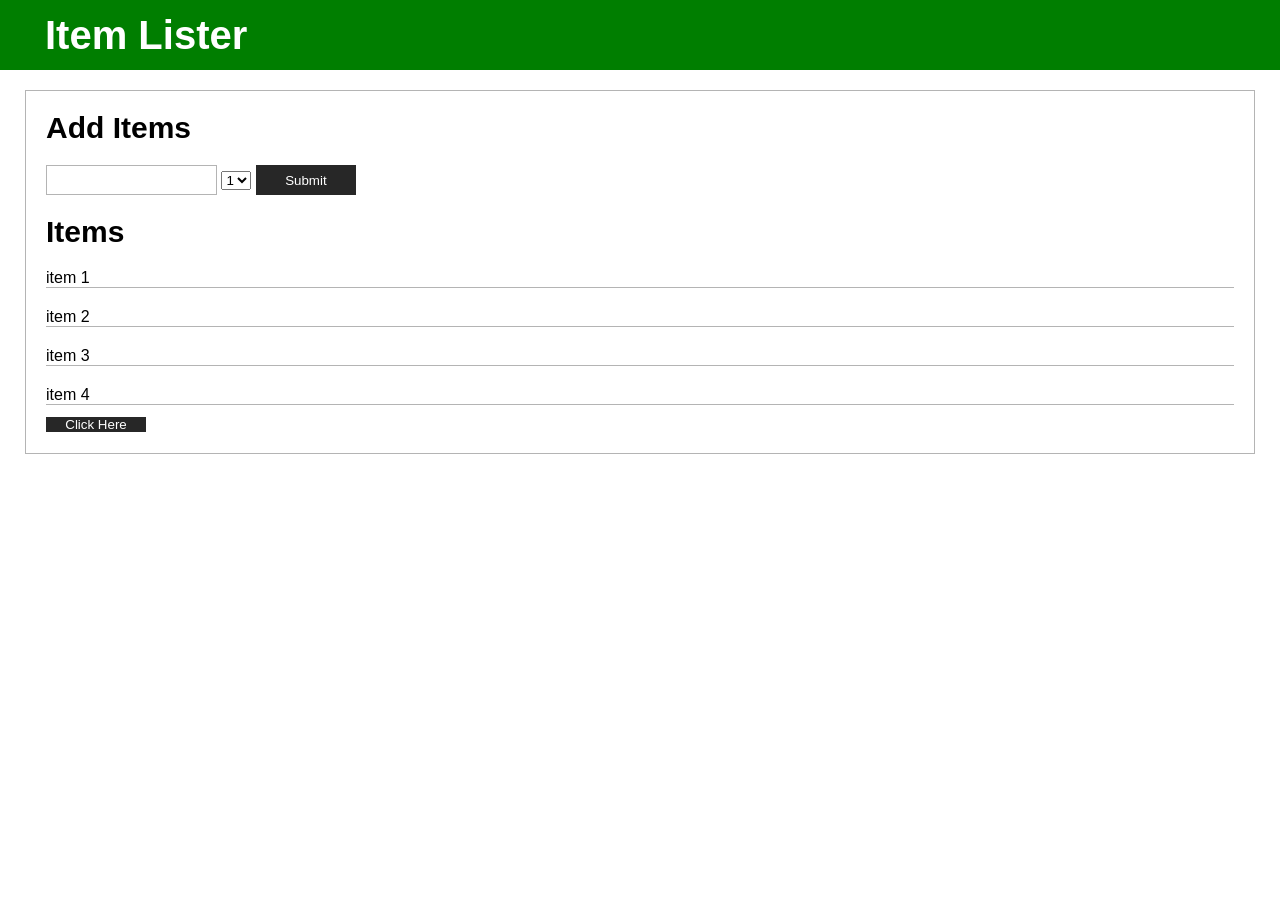
<file: JS-crash-course/index.html>
<!DOCTYPE html>
<html lang="en">

<head>
    <meta charset="UTF-8" />
    <meta name="viewport" content="width=device-width, initial-scale=1.0" />
    <meta http-equiv="X-UA-Compatible" content="ie=edge" />
    <title>JS For Beginners</title>
    <link rel="stylesheet" href="style.css">
</head>

<body>
    <header id="main-header" class="bg-success">
    <div class="container">
      <h1 id="header-title">Item Lister <span style="display: none;">123</span></h1>
    </div> <!-- container-->
  </header>

  <div class="container">
    <div id="main" class="card card-body">

      <h2 class="title">Add Items</h2>

      <form>
        <input type="text">
        <select>
          <option value="1">1</option>
          <option value="2">2</option>
          <option value="3">3</option>

        </select>
        <input type="submit" class="btn" value="Submit">
      </form>

      <h2 class="title">Items</h2>

      <ul id="items" class="list-group">
        <li class="list-group-item">item 1</li>
        <li class="list-group-item">item 2</li>
        <li class="list-group-item">item 3</li>
        <li class="list-group-item">item 4</li>
      </ul>
      <div id="output"></div>
      <!-- <span>next sibling example</span> -->
       <button class="btn btn-dark btn-block" id="button">Click Here</button>
    </div> <!-- main -- card -- card-body -->
  </div> <!-- container -->

    <script src="script.js"></script>
</body>

</html>
</file>
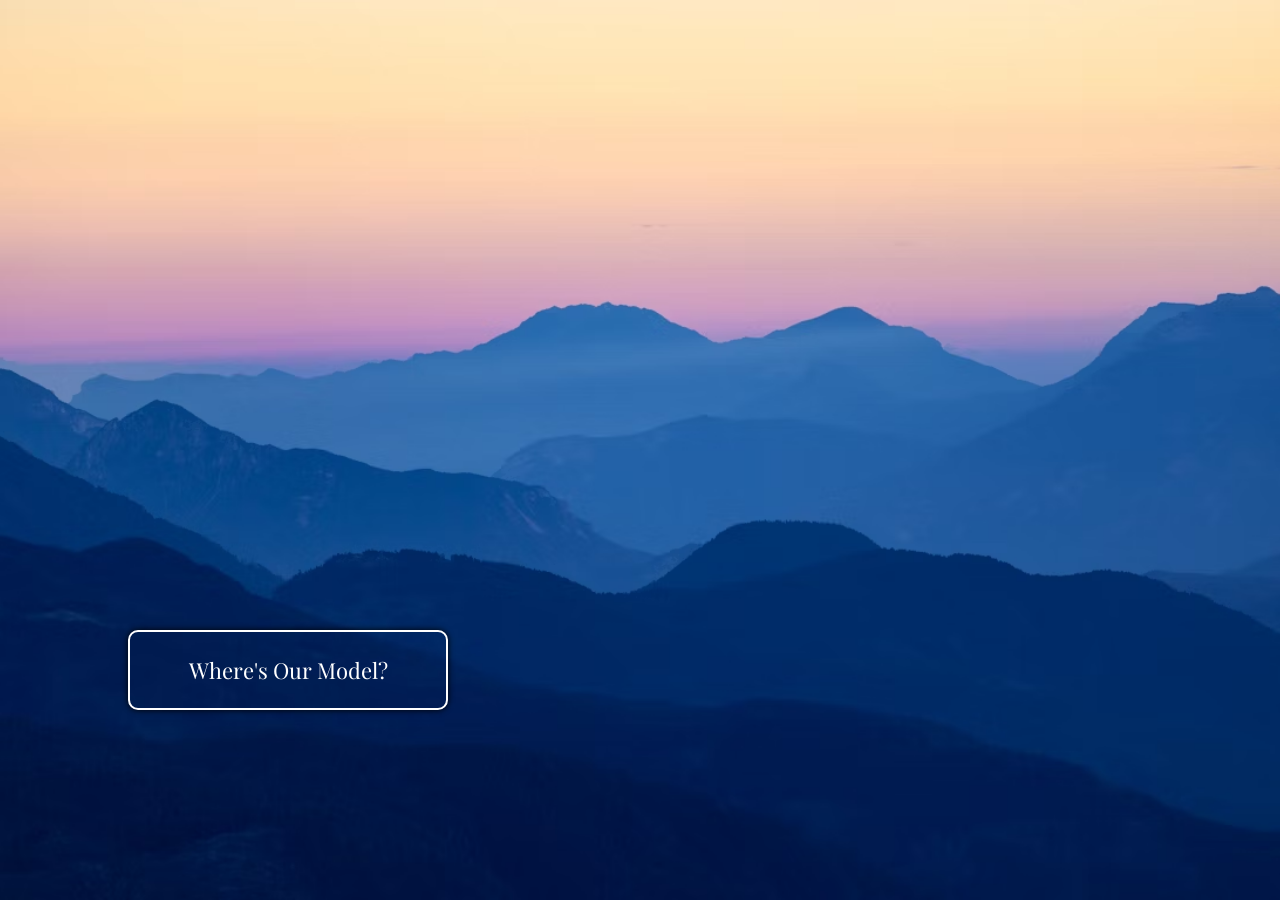
<file: Model/index.html>
<!DOCTYPE html>
<html lang="en">
<head>
    <meta charset="UTF-8">
    <meta name="viewport" content="width=device-width, initial-scale=1.0">
    <title>Model Open Button</title>
    <link rel="stylesheet" href="model.css"/>
    <link rel="preconnect" href="https://fonts.googleapis.com">
    <link rel="preconnect" href="https://fonts.gstatic.com" crossorigin>
    <link href="https://fonts.googleapis.com/css2?family=Bitcount+Prop+Single+Ink:wght@100..900&family=Google+Sans+Code:ital,wght@0,300..800;1,300..800&family=Inter:ital,opsz,wght@0,14..32,100..900;1,14..32,100..900&family=Libertinus+Serif:ital,wght@0,400;0,600;0,700;1,400;1,600;1,700&family=Mozilla+Headline:wght@200..700&family=Orbitron:wght@400..900&family=Outfit:wght@100..900&family=Playfair+Display:ital,wght@0,400..900;1,400..900&family=Poppins:ital,wght@0,100;0,200;0,300;0,400;0,500;0,600;0,700;0,800;0,900;1,100;1,200;1,300;1,400;1,500;1,600;1,700;1,800;1,900&family=Share+Tech+Mono&display=swap" rel="stylesheet">
</head>
<body>
    
    <button id="open-btn">
       <p>Where's Our Model?</p>
    </button>
    <!--Model and Model Background-->
    <div id="model-container">
        <div id="model">
            <p>Here, I am!</p>
            <div id="close-btn">&times;</div>
        </div>
    </div>

    <script src="model.js"></script>
</body>
</html>
</file>
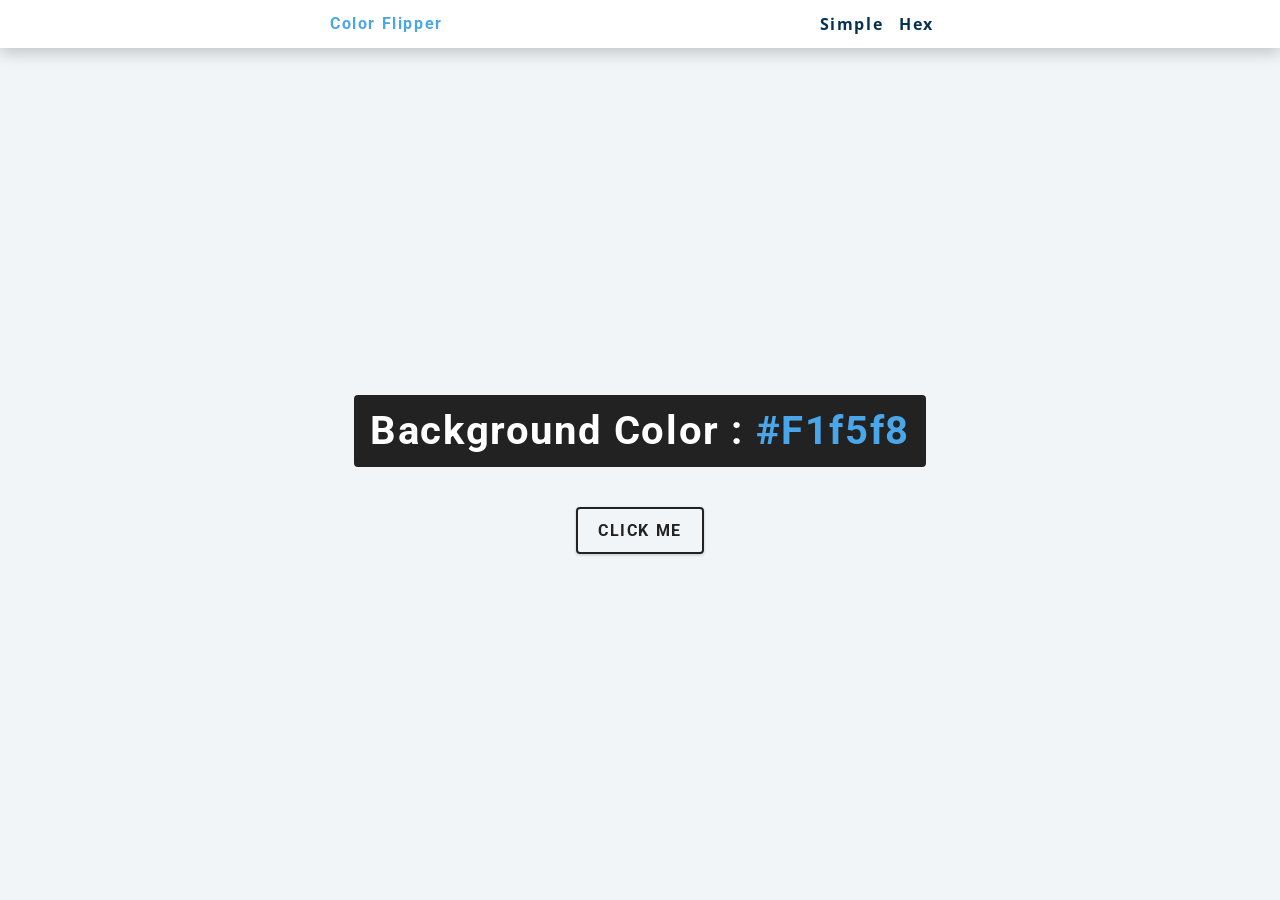
<file: 01-color-flipper/setup/index.html>
<!DOCTYPE html>
<html lang="en">
  <head>
    <meta charset="UTF-8" />
    <meta name="viewport" content="width=device-width, initial-scale=1.0" />
    <title>Color Flipper || Simple</title>

    <!-- styles -->
    <link rel="stylesheet" href="styles.css" />
  </head>
  <body>
     <nav>
        <div class="nav-center">
          <h4>color flipper</h4>
           <ul class="nav-links">
            <li>
              <a href="index.html">Simple</a>
            </li>
            <li>
              <a href="hex.html">Hex</a>
            </li>
           </ul>
        </div>
     </nav>
     <main>
      <div class="container">
        <h2>background color : <span class="color">
           #f1f5f8
        </span></h2>
        <button class="btn btn-hero" id="btn">click me</button>
      </div>
     </main>
    <!-- javascript -->
    <script src="app.js"></script>
  </body>
</html>
</file>
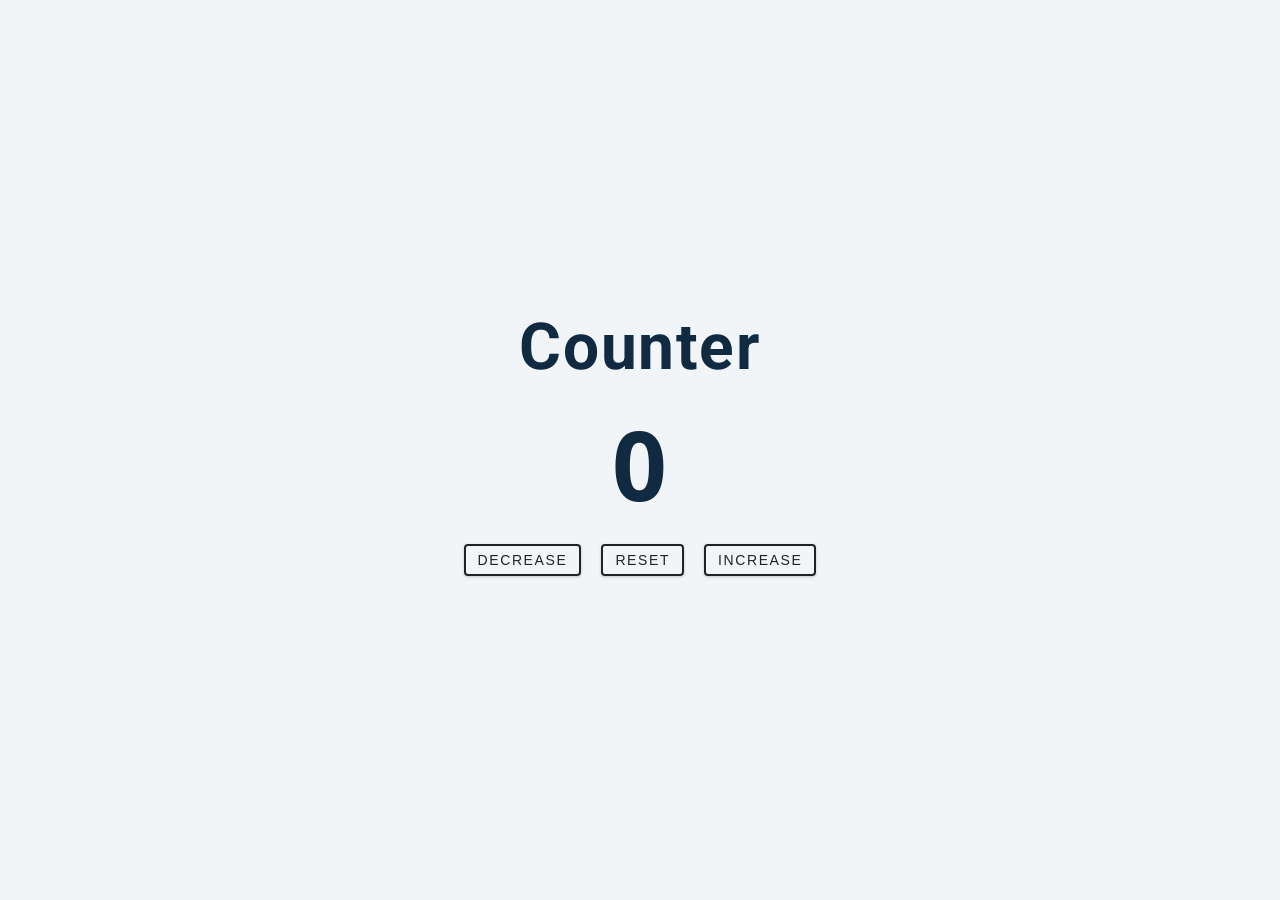
<file: 02-counter/setup/index.html>
<!DOCTYPE html>
<html lang="en">
  <head>
    <meta charset="UTF-8" />
    <meta name="viewport" content="width=device-width, initial-scale=1.0" />
    <title>Counter</title>

    <!-- styles -->
    <link rel="stylesheet" href="styles.css" />
  </head>
  <body>
    <main>
      <div class="container">
        <h1>
          counter
        </h1>
        <span id="value">0</span>
        <div class="button-container">
          <button class="btn decrease">decrease</button>
          <button class="btn reset">reset</button>
          <button class="btn increase">increase</button>
        </div>
      </div>
    </main>
    <!-- javascript -->
    <script src="app.js"></script>
  </body>
</html>
</file>
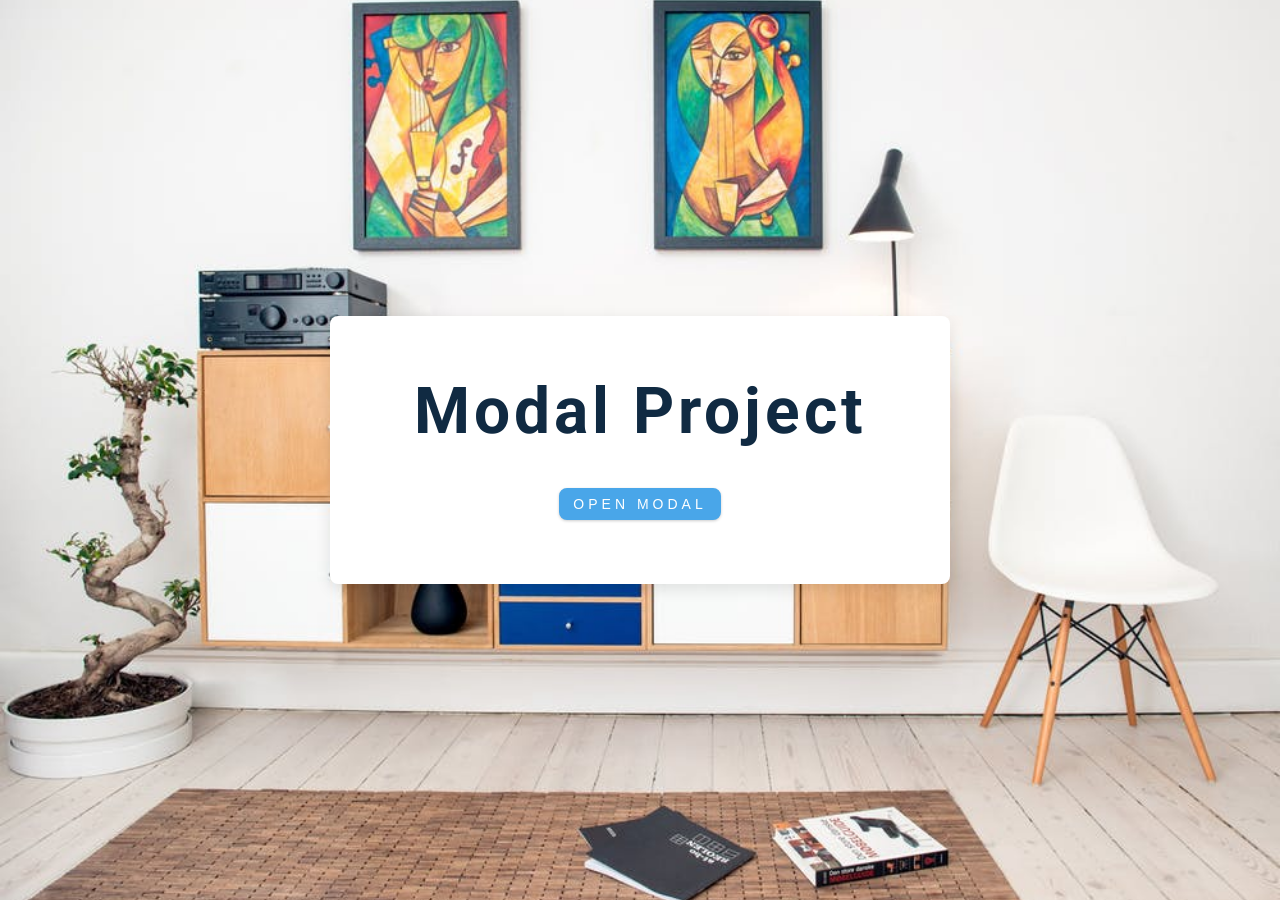
<file: 06-modal/setup/index.html>
<!DOCTYPE html>
<html lang="en">
  <head>
    <meta charset="UTF-8" />
    <meta name="viewport" content="width=device-width, initial-scale=1.0" />
    <title>Modal</title>
    <!-- font-awesome -->
    <link
      rel="stylesheet"
      href="https://cdnjs.cloudflare.com/ajax/libs/font-awesome/5.14.0/css/all.min.css"
    />
    <!-- styles -->
    <link rel="stylesheet" href="styles.css" />
  </head>
  <body>
    <!--hero-->
    <header class="hero">
      <div class="banner">
        <h1>modal project</h1>
        <button class="btn modal-btn">
          open modal
        </button>
      </div>
    </header>
    <!--end of hero-->
    <!--modal-->
    <div class="modal-overlay">
      <div class="modal-container">
        <h3>modal content</h3>
        <button class="close-btn">
          <i class="fas fa-times"></i>
        </button>
      </div>
    </div>
    <!-- javascript -->
    <script src="app.js"></script>
  </body>
</html>
</file>
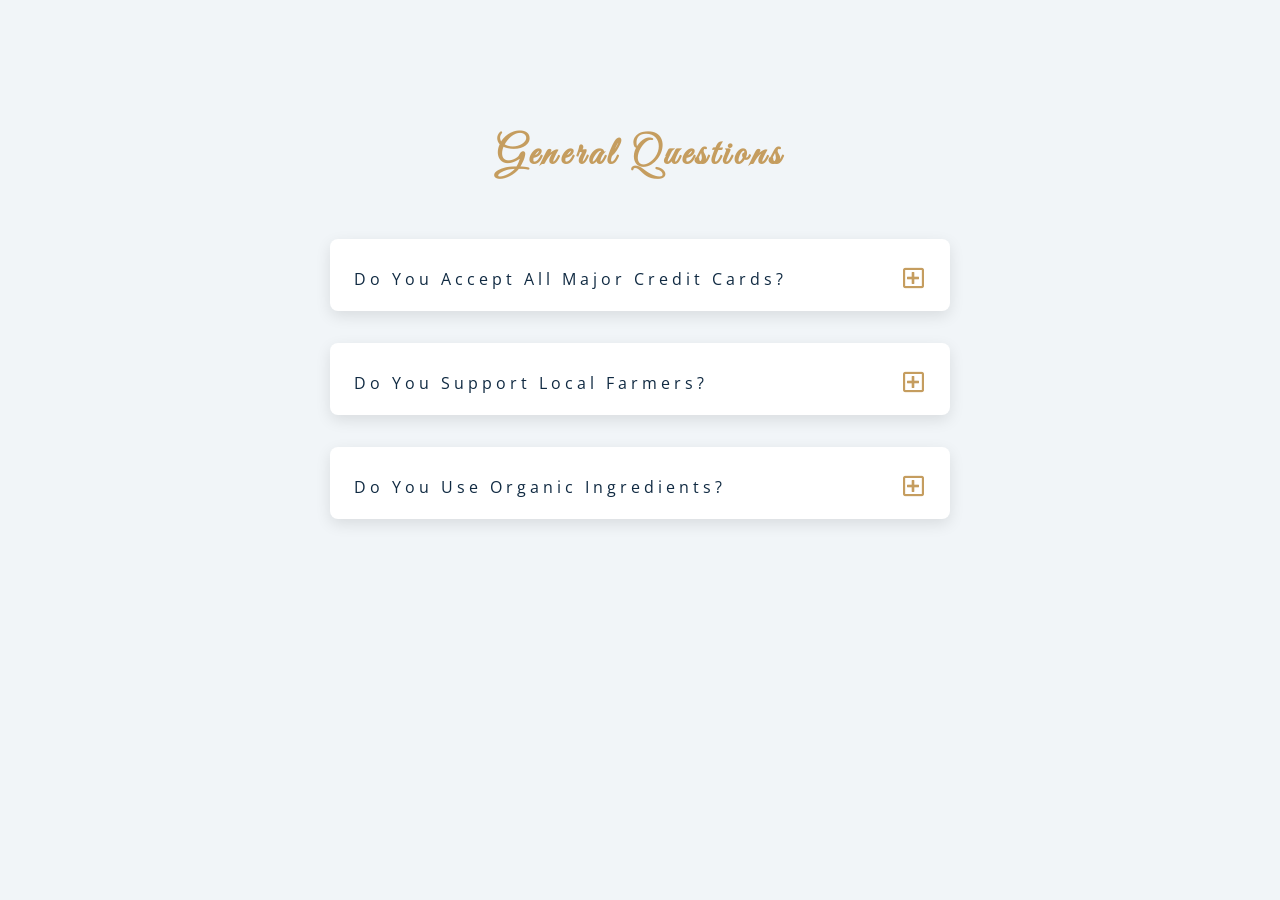
<file: 07-questions/setup/index.html>
<!DOCTYPE html>
<html lang="en">

<head>
  <meta charset="UTF-8" />
  <meta name="viewport" content="width=device-width, initial-scale=1.0" />
  <title>Q & A</title>
  <!-- font-awesome -->
  <link rel="stylesheet" href="https://cdnjs.cloudflare.com/ajax/libs/font-awesome/5.14.0/css/all.min.css" />
  <!-- extra fonts -->
  <link href="https://fonts.googleapis.com/css?family=Great+Vibes&display=swap" rel="stylesheet" />
  <!-- styles -->
  <link rel="stylesheet" href="styles.css" />
</head>

<body>
  <section class="questions">
    <div class="title">
      <h2>general questions</h2>
    </div>
    <div class="section-center">
      <!--single question-->
      <article class="question">
        <div class="question-title">
          <p>do you accept all major credit cards?</p>
          <button type="button" class="question-btn">
            <span class="plus-icon">
              <i class="far fa-plus-square"></i>
            </span>
            <span class="minus-icon">
              <i class="far fa-minus-square"></i>
            </span>
          </button>
        </div>
        <!--question text-->
        <div class="question-text">
          <p>
            lorem ipsum dolor, sit amet consectetur
            adipisicing elit. provident obcaecati nisi ametu llam,rationel omnis accusamus
            quam tempora .expliciabo, quasi!
          </p>
        </div>
      </article>

      <!--end single question-->
      <!--single question-->
      <article class="question">
        <div class="question-title">
          <p>do you support local farmers?</p>
          <button type="button" class="question-btn">
            <span class="plus-icon">
              <i class="far fa-plus-square"></i>
            </span>
            <span class="minus-icon">
              <i class="far fa-minus-square"></i>
            </span>
          </button>
        </div>
        <!--question text-->
        <div class="question-text">
          <p>
            lorem ipsum dolor, sit amet consectetur
            adipisicing elit. provident obcaecati nisi ametu llam,rationel omnis accusamus
            quam tempora .expliciabo, quasi!
          </p>
        </div>
      </article>

      <!--end single question-->
      <!--single question-->
      <article class="question">
        <div class="question-title">
          <p>do you use organic ingredients?</p>
          <button type="button" class="question-btn">
            <span class="plus-icon">
              <i class="far fa-plus-square"></i>
            </span>
            <span class="minus-icon">
              <i class="far fa-minus-square"></i>
            </span>
          </button>
        </div>
        <!--question text-->
        <div class="question-text">
          <p>
            lorem ipsum dolor, sit amet consectetur
            adipisicing elit. provident obcaecati nisi ametu llam,rationel omnis accusamus
            quam tempora .expliciabo, quasi!
          </p>
        </div>
      </article>

      <!--end single question-->
    </div>
  </section>
  <!-- javascript -->
  <script src="app.js"></script>
</body>

</html>
</file>
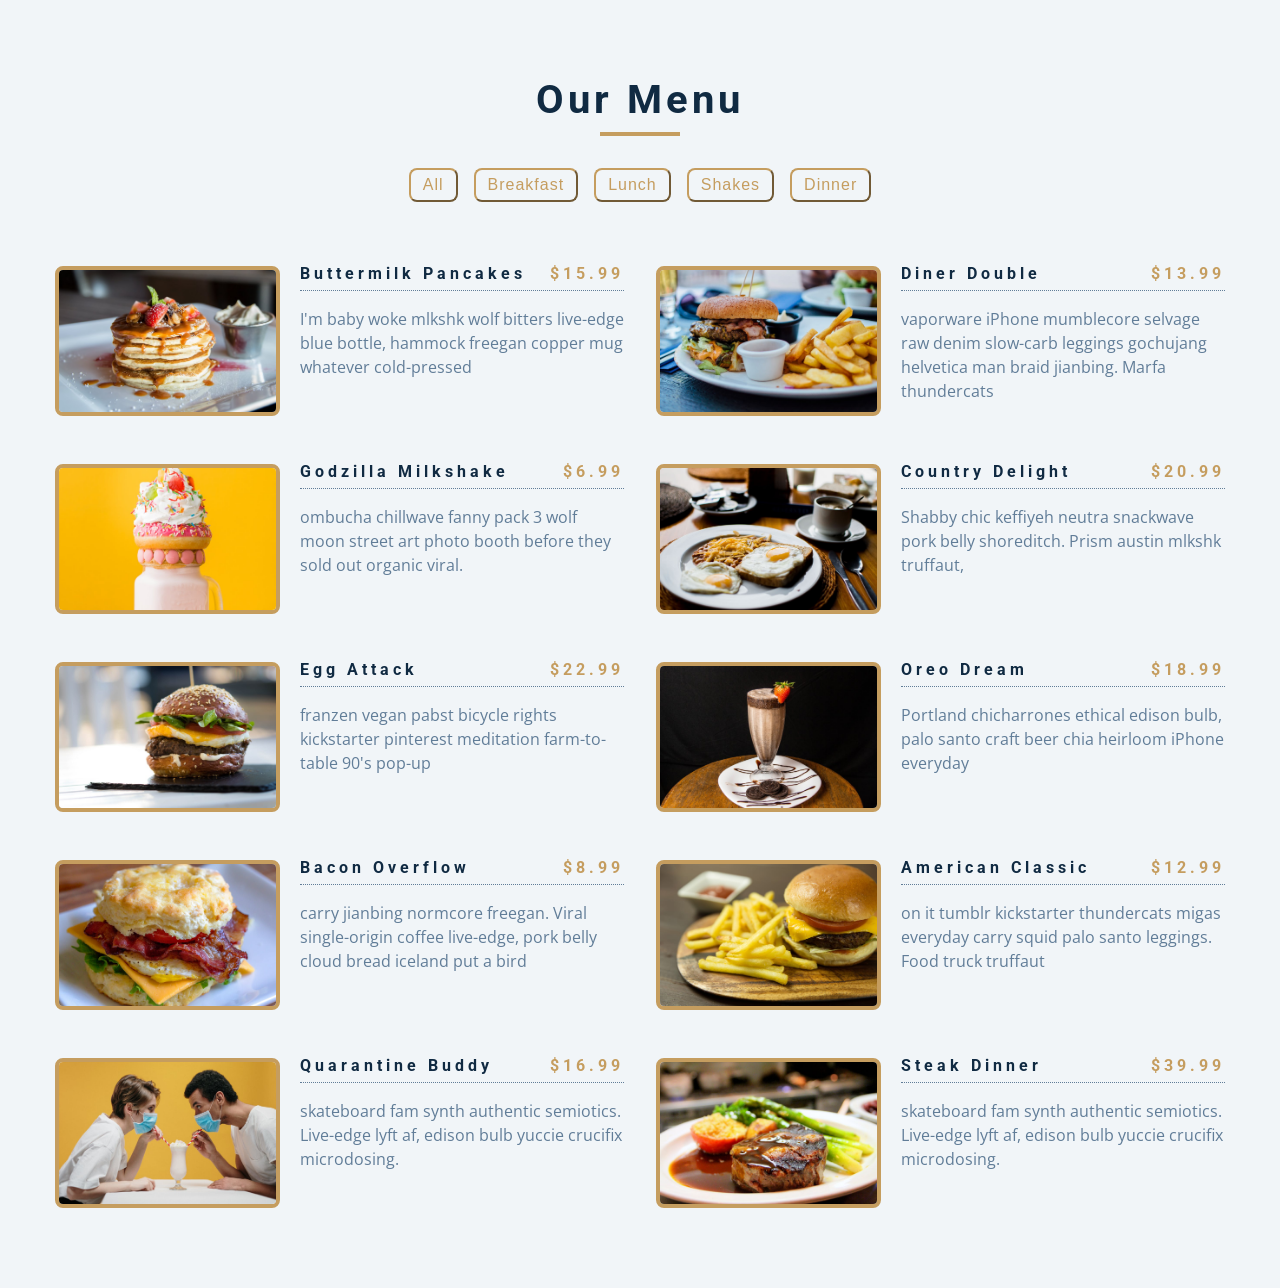
<file: 08-menu/setup/index.html>
<!DOCTYPE html>
<html lang="en">

<head>
  <meta charset="UTF-8" />
  <meta name="viewport" content="width=device-width, initial-scale=1.0" />
  <title>Starter</title>
  <!-- font-awesome -->
  <link rel="stylesheet" href="https://cdnjs.cloudflare.com/ajax/libs/font-awesome/5.14.0/css/all.min.css" />
  <!-- styles -->
  <link rel="stylesheet" href="styles.css" />
</head>

<body>
  <section class="menu">
    <div class="title">
      <h2>our menu</h2>
      <div class="underline"></div>
    </div>
    <!--filter buttons-->
    <div class="btn-container">
      <!-- <button class="filter-btn" type="button" data-id="all">all</button>
      <button class="filter-btn" type="button" data-id="breakfast">breakfast</button>
      <button class="filter-btn" type="button" data-id="lunch">lunch</button>
      <button class="filter-btn" type="button" data-id="shakes">shakes</button> -->
    </div>
    <!-- menu items -->
    <div class="section-center">
      <!-- single item -->
      <!-- <article class="menu-item">
        <img src="./menu-item.jpeg" class="photo" alt="menu item"/>
        <div class="item-info">
          <header>
          <h4>buttermilk pancakes</h4>
          <h4 class="price">$15</h4>
          </header>
          <p class="item-text">lorem ipsum dolor sit amet consecotr adipisicing elit. cumque quidem nihi exercitationem 
            fungiat facilis distncit null adut voluptas deleniti?
          </p>
        </div>
      </article> -->




      <!-- end single item -->
    </div>
  </section>
  <!-- javascript -->
  <script src="app.js"></script>
</body>

</html>
</file>
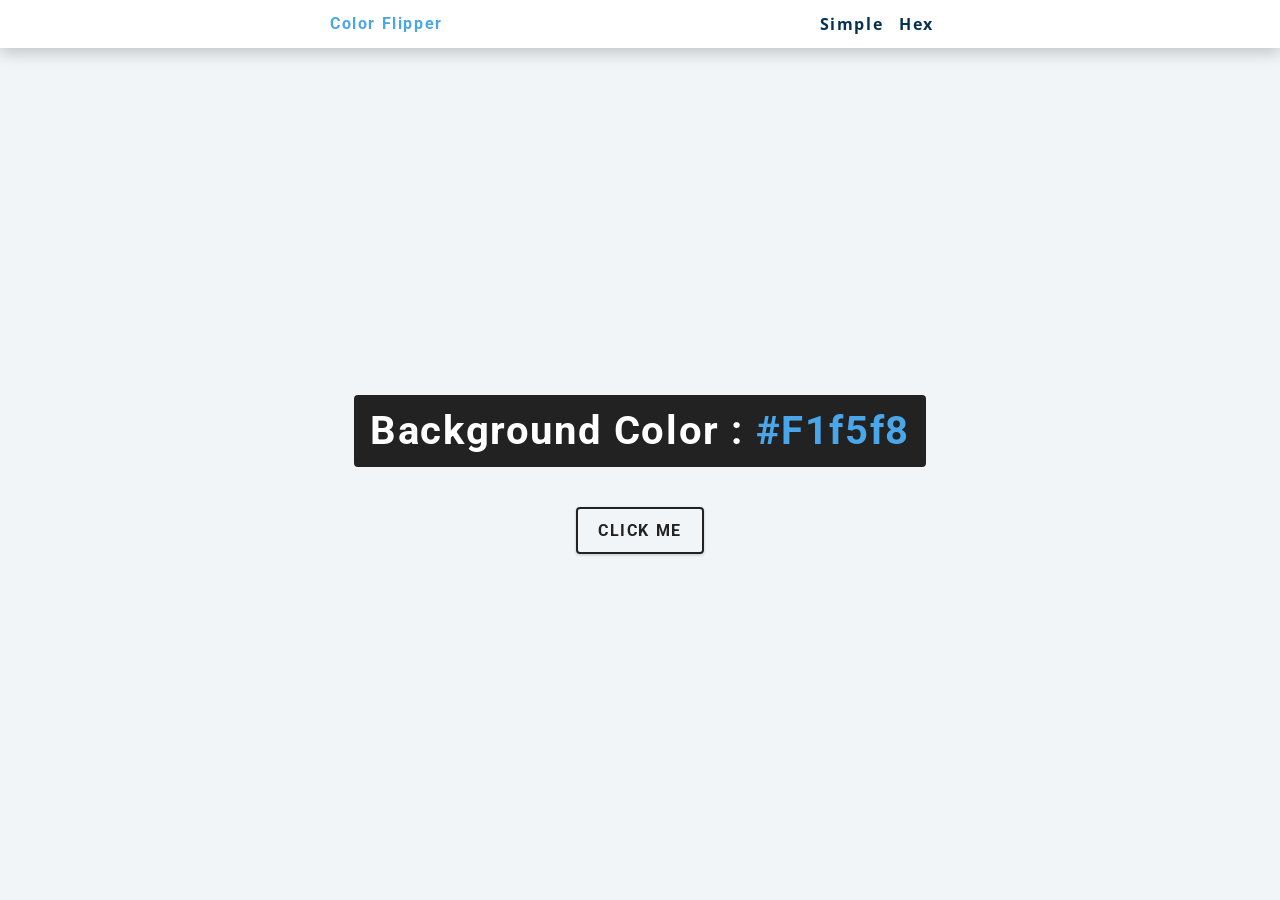
<file: 01-color-flipper/setup/hex.html>
<!DOCTYPE html>
<html lang="en">
  <head>
    <meta charset="UTF-8" />
    <meta name="viewport" content="width=device-width, initial-scale=1.0" />
    <title>
      Color Flipper || Simple
    </title>

    <!-- styles -->
    <link rel="stylesheet" href="styles.css" />
  </head>

  <body>
    <nav>
      <div class="nav-center">
        <h4>color flipper</h4>
        <ul class="nav-links">
          <li><a href="index.html">simple</a></li>
          <li><a href="hex.html">hex</a></li>
        </ul>
      </div>
    </nav>
    <main>
      <div class="container">
        <h2>background color : <span class="color">#f1f5f8</span></h2>
        <button class="btn btn-hero" id="btn">click me</button>
      </div>
    </main>
    <!-- javascript -->
    <script src="hex.js"></script>
  </body>
</html>
</file>
<file: JS-crash-course/style.css>
* {
    margin: 0;
    padding: 0;
    box-sizing: border-box;
}

body {
    font-family: sans-serif;
}

.container {
    padding: 0px 25px;
}

/*-------- HEADER --------*/
#main-header {
    background-color: rgb(0, 126, 0);
    height: 70px;
    display: flex;
    align-items: center;
    padding: 20px;
}

#header-title {
    color: white;
    font-size: 40px;
}

/*-------- MAIN CONTENT --------*/
#main {
    border: 1px solid rgb(180, 180, 180);
    padding: 20px;
    margin-top: 20px;
}

.title {
    margin: 20px 0px;
    font-size: 30px;
}

.title:first-child {
    margin-top: 0px;
}

input {
    height: 30px;
    border: 1px solid rgb(180, 180, 180);
}

.btn {
    background-color: rgb(39, 39, 39);
    color: white;
    width: 100px;
    border: 0px;
    cursor: pointer;
}

.list-group-item {
    border-bottom: 1px solid rgb(180, 180, 180);
    list-style-type: none;
    margin-bottom: 20px;
}

.list-group-item:last-child {
    margin-bottom: 10px;
}
</file>
<file: Model/model.css>
*{
    margin: 0;
    padding: 0;
    box-sizing: border-box;
}
body{
    /* margin: 0;
    padding:0; */
    background: url("./background_img.avif") no-repeat center center/ cover;
    height: 100vh;
    position: relative;
   font-family: "Playfair Display", serif;
}
#open-btn{
    position: absolute;
    top:70%;
    left:10%;
    width: 320px;
    height: 80px;
    font-size: 22px;
    background: transparent;
    color: #fff;
    border:2px solid #fff;
    border-radius: 10px;
    /* padding:5px; */
    box-shadow: 0 0 6px black;
    transition: all 0.3s ease;
    cursor: pointer;
    font-family: "Playfair Display", serif;
}
#open-btn:hover{
    background-color: #fff;
    color: black;
}
#model{
    position: absolute;
    top:50%;
    left:50%;
    background-color: #fff;
    transform: translate(-50%,-50%);
    width: 190px;
    height: 100px;
    padding:10px 20px;
    border-radius: 5px;
    font-size: 1.5rem;
    display: flex;
    flex-direction: row;
    justify-content: space-between;
    align-items: center;

    animation:animate .4s ease;
}
#close-btn{
    font-size: 2rem;
}
#close-btn{
    color: red;
    cursor: pointer;
    font-size: #ff0000;
}
#model-container{
    display: none;
    position: fixed;
    top: 0;
    left: 0;
    width: 100%;
    height: 100%;
    z-index: 1;
    background-color: rgba(0,0,0,0.2);
}
@keyframes animate {
    from{
        top:-300px;
        opacity: 0;
        
    }
    to{
        top:50%;
        opacity: 1;
        
    }
}
</file>
<file: 01-color-flipper/setup/styles.css>
/*
=============== 
Fonts
===============
*/
@import url("https://fonts.googleapis.com/css?family=Open+Sans|Roboto:400,700&display=swap");

/*
=============== 
Variables
===============
*/

:root {
  /* dark shades of primary color*/
  --clr-primary-1: hsl(205, 86%, 17%);
  --clr-primary-2: hsl(205, 77%, 27%);
  --clr-primary-3: hsl(205, 72%, 37%);
  --clr-primary-4: hsl(205, 63%, 48%);
  /* primary/main color */
  --clr-primary-5: hsl(205, 78%, 60%);
  /* lighter shades of primary color */
  --clr-primary-6: hsl(205, 89%, 70%);
  --clr-primary-7: hsl(205, 90%, 76%);
  --clr-primary-8: hsl(205, 86%, 81%);
  --clr-primary-9: hsl(205, 90%, 88%);
  --clr-primary-10: hsl(205, 100%, 96%);
  /* darkest grey - used for headings */
  --clr-grey-1: hsl(209, 61%, 16%);
  --clr-grey-2: hsl(211, 39%, 23%);
  --clr-grey-3: hsl(209, 34%, 30%);
  --clr-grey-4: hsl(209, 28%, 39%);
  /* grey used for paragraphs */
  --clr-grey-5: hsl(210, 22%, 49%);
  --clr-grey-6: hsl(209, 23%, 60%);
  --clr-grey-7: hsl(211, 27%, 70%);
  --clr-grey-8: hsl(210, 31%, 80%);
  --clr-grey-9: hsl(212, 33%, 89%);
  --clr-grey-10: hsl(210, 36%, 96%);
  --clr-white: #fff;
  --clr-red-dark: hsl(360, 67%, 44%);
  --clr-red-light: hsl(360, 71%, 66%);
  --clr-green-dark: hsl(125, 67%, 44%);
  --clr-green-light: hsl(125, 71%, 66%);
  --clr-black: #222;
  --ff-primary: "Roboto", sans-serif;
  --ff-secondary: "Open Sans", sans-serif;
  --transition: all 0.3s linear;
  --spacing: 0.1rem;
  --radius: 0.25rem;
  --light-shadow: 0 5px 15px rgba(0, 0, 0, 0.1);
  --dark-shadow: 0 5px 15px rgba(0, 0, 0, 0.2);
  --max-width: 1170px;
  --fixed-width: 620px;
}
/*
=============== 
Global Styles
===============
*/

*,
::after,
::before {
  margin: 0;
  padding: 0;
  box-sizing: border-box;
}
body {
  font-family: var(--ff-secondary);
  background: var(--clr-grey-10);
  color: var(--clr-grey-1);
  line-height: 1.5;
  font-size: 0.875rem;
}
ul {
  list-style-type: none;
}
a {
  text-decoration: none;
}
h1,
h2,
h3,
h4 {
  letter-spacing: var(--spacing);
  text-transform: capitalize;
  line-height: 1.25;
  margin-bottom: 0.75rem;
  font-family: var(--ff-primary);
}
h1 {
  font-size: 3rem;
}
h2 {
  font-size: 2rem;
}
h3 {
  font-size: 1.25rem;
}
h4 {
  font-size: 0.875rem;
}
p {
  margin-bottom: 1.25rem;
  color: var(--clr-grey-5);
}
@media screen and (min-width: 800px) {
  h1 {
    font-size: 4rem;
  }
  h2 {
    font-size: 2.5rem;
  }
  h3 {
    font-size: 1.75rem;
  }
  h4 {
    font-size: 1rem;
  }
  body {
    font-size: 1rem;
  }
  h1,
  h2,
  h3,
  h4 {
    line-height: 1;
  }
}
/*  global classes */

/* section */
.section {
  padding: 5rem 0;
}

.section-center {
  width: 90vw;
  margin: 0 auto;
  max-width: 1170px;
}
@media screen and (min-width: 992px) {
  .section-center {
    width: 95vw;
  }
}
main {
  min-height: 100vh;
  display: grid;
  place-items: center;
}

/*
=============== 
Nav
===============
*/
nav {
  background: var(--clr-white);
  height: 3rem;
  display: grid;
  align-items: center;
  box-shadow: var(--dark-shadow);
}
.nav-center {
  width: 90vw;
  max-width: var(--fixed-width);
  margin: 0 auto;
  display: flex;
  align-items: center;
  justify-content: space-between;
}
.nav-center h4 {
  margin-bottom: 0;
  color: var(--clr-primary-5);
}
.nav-links {
  display: flex;
}
nav a {
  text-transform: capitalize;
  font-weight: 700;
  font-size: 1rem;
  color: var(--clr-primary-1);
  letter-spacing: var(--spacing);
  margin-right: 1rem;
}
nav a:hover {
  color: var(--clr-primary-5);
}
/*
=============== 
Container
===============
*/
main {
  min-height: calc(100vh - 3rem);
  display: grid;
  place-items: center;
}
.container {
  text-align: center;
}
.container h2 {
  background: var(--clr-black);
  color: var(--clr-white);
  padding: 1rem;
  border-radius: var(--radius);
  margin-bottom: 2.5rem;
}
.color {
  color: var(--clr-primary-5);
}
.btn-hero {
  font-family: var(--ff-primary);
  text-transform: uppercase;
  background: transparent;
  color: var(--clr-black);
  letter-spacing: var(--spacing);
  display: inline-block;
  font-weight: 700;
  transition: var(--transition);
  border: 2px solid var(--clr-black);
  cursor: pointer;
  box-shadow: 0 1px 3px rgba(0, 0, 0, 0.2);
  border-radius: var(--radius);
  font-size: 1rem;
  padding: 0.75rem 1.25rem;
}
.btn-hero:hover {
  color: var(--clr-white);
  background: var(--clr-black);
}
</file>
<file: 02-counter/setup/styles.css>
/*
=============== 
Fonts
===============
*/
@import url("https://fonts.googleapis.com/css?family=Open+Sans|Roboto:400,700&display=swap");

/*
=============== 
Variables
===============
*/

:root {
  /* dark shades of primary color*/
  --clr-primary-1: hsl(205, 86%, 17%);
  --clr-primary-2: hsl(205, 77%, 27%);
  --clr-primary-3: hsl(205, 72%, 37%);
  --clr-primary-4: hsl(205, 63%, 48%);
  /* primary/main color */
  --clr-primary-5: hsl(205, 78%, 60%);
  /* lighter shades of primary color */
  --clr-primary-6: hsl(205, 89%, 70%);
  --clr-primary-7: hsl(205, 90%, 76%);
  --clr-primary-8: hsl(205, 86%, 81%);
  --clr-primary-9: hsl(205, 90%, 88%);
  --clr-primary-10: hsl(205, 100%, 96%);
  /* darkest grey - used for headings */
  --clr-grey-1: hsl(209, 61%, 16%);
  --clr-grey-2: hsl(211, 39%, 23%);
  --clr-grey-3: hsl(209, 34%, 30%);
  --clr-grey-4: hsl(209, 28%, 39%);
  /* grey used for paragraphs */
  --clr-grey-5: hsl(210, 22%, 49%);
  --clr-grey-6: hsl(209, 23%, 60%);
  --clr-grey-7: hsl(211, 27%, 70%);
  --clr-grey-8: hsl(210, 31%, 80%);
  --clr-grey-9: hsl(212, 33%, 89%);
  --clr-grey-10: hsl(210, 36%, 96%);
  --clr-white: #fff;
  --clr-red-dark: hsl(360, 67%, 44%);
  --clr-red-light: hsl(360, 71%, 66%);
  --clr-green-dark: hsl(125, 67%, 44%);
  --clr-green-light: hsl(125, 71%, 66%);
  --clr-black: #222;
  --ff-primary: "Roboto", sans-serif;
  --ff-secondary: "Open Sans", sans-serif;
  --transition: all 0.3s linear;
  --spacing: 0.1rem;
  --radius: 0.25rem;
  --light-shadow: 0 5px 15px rgba(0, 0, 0, 0.1);
  --dark-shadow: 0 5px 15px rgba(0, 0, 0, 0.2);
  --max-width: 1170px;
  --fixed-width: 620px;
}
/*
=============== 
Global Styles
===============
*/

*,
::after,
::before {
  margin: 0;
  padding: 0;
  box-sizing: border-box;
}
body {
  font-family: var(--ff-secondary);
  background: var(--clr-grey-10);
  color: var(--clr-grey-1);
  line-height: 1.5;
  font-size: 0.875rem;
}
ul {
  list-style-type: none;
}
a {
  text-decoration: none;
}
h1,
h2,
h3,
h4 {
  letter-spacing: var(--spacing);
  text-transform: capitalize;
  line-height: 1.25;
  margin-bottom: 0.75rem;
  font-family: var(--ff-primary);
}
h1 {
  font-size: 3rem;
}
h2 {
  font-size: 2rem;
}
h3 {
  font-size: 1.25rem;
}
h4 {
  font-size: 0.875rem;
}
p {
  margin-bottom: 1.25rem;
  color: var(--clr-grey-5);
}
@media screen and (min-width: 800px) {
  h1 {
    font-size: 4rem;
  }
  h2 {
    font-size: 2.5rem;
  }
  h3 {
    font-size: 1.75rem;
  }
  h4 {
    font-size: 1rem;
  }
  body {
    font-size: 1rem;
  }
  h1,
  h2,
  h3,
  h4 {
    line-height: 1;
  }
}
/*  global classes */

/* section */
.section {
  padding: 5rem 0;
}

.section-center {
  width: 90vw;
  margin: 0 auto;
  max-width: 1170px;
}
@media screen and (min-width: 992px) {
  .section-center {
    width: 95vw;
  }
}
main {
  min-height: 100vh;
  display: grid;
  place-items: center;
}

/*
=============== 
Counter
===============
*/

main {
  min-height: 100vh;
  display: grid;
  place-items: center;
}
.container {
  text-align: center;
}
#value {
  font-size: 6rem;
  font-weight: bold;
}
.btn {
  text-transform: uppercase;
  background: transparent;
  color: var(--clr-black);
  padding: 0.375rem 0.75rem;
  letter-spacing: var(--spacing);
  display: inline-block;
  transition: var(--transition);
  font-size: 0.875rem;
  border: 2px solid var(--clr-black);
  cursor: pointer;
  box-shadow: 0 1px 3px rgba(0, 0, 0, 0.2);
  border-radius: var(--radius);
  margin: 0.5rem;
}
.btn:hover {
  color: var(--clr-white);
  background: var(--clr-black);
}
</file>
<file: 06-modal/setup/styles.css>
/*
=============== 
Fonts
===============
*/
@import url("https://fonts.googleapis.com/css?family=Open+Sans|Roboto:400,700&display=swap");

/*
=============== 
Variables
===============
*/

:root {
  /* dark shades of primary color*/
  --clr-primary-1: hsl(205, 86%, 17%);
  --clr-primary-2: hsl(205, 77%, 27%);
  --clr-primary-3: hsl(205, 72%, 37%);
  --clr-primary-4: hsl(205, 63%, 48%);
  /* primary/main color */
  --clr-primary-5: #49a6e9;
  /* --clr-primary-5: rgb(73, 166, 233); */
  /* lighter shades of primary color */
  --clr-primary-6: hsl(205, 89%, 70%);
  --clr-primary-7: hsl(205, 90%, 76%);
  --clr-primary-8: hsl(205, 86%, 81%);
  --clr-primary-9: hsl(205, 90%, 88%);
  --clr-primary-10: hsl(205, 100%, 96%);
  /* darkest grey - used for headings */
  --clr-grey-1: hsl(209, 61%, 16%);
  --clr-grey-2: hsl(211, 39%, 23%);
  --clr-grey-3: hsl(209, 34%, 30%);
  --clr-grey-4: hsl(209, 28%, 39%);
  /* grey used for paragraphs */
  --clr-grey-5: hsl(210, 22%, 49%);
  --clr-grey-6: hsl(209, 23%, 60%);
  --clr-grey-7: hsl(211, 27%, 70%);
  --clr-grey-8: hsl(210, 31%, 80%);
  --clr-grey-9: hsl(212, 33%, 89%);
  --clr-grey-10: hsl(210, 36%, 96%);
  --clr-white: #fff;
  --clr-red-dark: hsl(360, 67%, 44%);
  --clr-red-light: hsl(360, 71%, 66%);
  --clr-green-dark: hsl(125, 67%, 44%);
  --clr-green-light: hsl(125, 71%, 66%);
  --clr-black: #222;
  --ff-primary: "Roboto", sans-serif;
  --ff-secondary: "Open Sans", sans-serif;
  --transition: all 0.3s linear;
  --spacing: 0.25rem;
  --radius: 0.5rem;
  --light-shadow: 0 5px 15px rgba(0, 0, 0, 0.1);
  --dark-shadow: 0 5px 15px rgba(0, 0, 0, 0.2);
  --max-width: 1170px;
  --fixed-width: 620px;
}
/*
=============== 
Global Styles
===============
*/

*,
::after,
::before {
  margin: 0;
  padding: 0;
  box-sizing: border-box;
}
body {
  font-family: var(--ff-secondary);
  background: var(--clr-grey-10);
  color: var(--clr-grey-1);
  line-height: 1.5;
  font-size: 0.875rem;
}
ul {
  list-style-type: none;
}
a {
  text-decoration: none;
}
img:not(.logo) {
  width: 100%;
}
img {
  display: block;
}

h1,
h2,
h3,
h4 {
  letter-spacing: var(--spacing);
  text-transform: capitalize;
  line-height: 1.25;
  margin-bottom: 0.75rem;
  font-family: var(--ff-primary);
}
h1 {
  font-size: 3rem;
}
h2 {
  font-size: 2rem;
}
h3 {
  font-size: 1.25rem;
}
h4 {
  font-size: 0.875rem;
}
p {
  margin-bottom: 1.25rem;
  color: var(--clr-grey-5);
}
@media screen and (min-width: 800px) {
  h1 {
    font-size: 4rem;
  }
  h2 {
    font-size: 2.5rem;
  }
  h3 {
    font-size: 1.75rem;
  }
  h4 {
    font-size: 1rem;
  }
  body {
    font-size: 1rem;
  }
  h1,
  h2,
  h3,
  h4 {
    line-height: 1;
  }
}
/*  global classes */

.btn {
  text-transform: uppercase;
  background: transparent;
  color: var(--clr-black);
  padding: 0.375rem 0.75rem;
  letter-spacing: var(--spacing);
  display: inline-block;
  transition: var(--transition);
  font-size: 0.875rem;
  border: 2px solid var(--clr-black);
  cursor: pointer;
  box-shadow: 0 1px 3px rgba(0, 0, 0, 0.2);
  border-radius: var(--radius);
}
.btn:hover {
  color: var(--clr-white);
  background: var(--clr-black);
}
/* section */
.section {
  padding: 5rem 0;
}

.section-center {
  width: 90vw;
  margin: 0 auto;
  max-width: 1170px;
}
@media screen and (min-width: 992px) {
  .section-center {
    width: 95vw;
  }
}
main {
  min-height: 100vh;
  display: grid;
  place-items: center;
}
/*
=============== 
Modal
===============
*/
.hero {
  min-height: 100vh;
  background: url("./hero.jpeg") center/cover no-repeat;
  display: grid;
  place-items: center;
}
.banner {
  background: var(--clr-white);
  padding: 4rem 0;
  border-radius: var(--radius);
  box-shadow: var(--light-shadow);
  text-align: center;
  width: 90vw;
  max-width: var(--fixed-width);
}
.modal-btn {
  margin-top: 2rem;
  background: var(--clr-primary-5);
  border-color: var(--clr-primary-5);
  color: var(--clr-white);
}
.modal-btn:hover {
  background: transparent;
  color: var(--clr-primary-5);
}
.modal-overlay {
  position: fixed;
  top: 0;
  left: 0;
  width: 100%;
  height: 100%;
  background: rgba(73, 166, 233, 0.5);
  display: grid;
  place-items: center;
  transition: var(--transition);
  visibility: hidden;
  z-index: -10;
}
/* OPEN/CLOSE MODAL */
.open-modal {
  visibility: visible;
  z-index: 10;
}
.modal-container {
  background: var(--clr-white);
  border-radius: var(--radius);
  width: 90vw;
  height: 30vh;
  max-width: var(--fixed-width);
  text-align: center;
  display: grid;
  place-items: center;
  position: relative;
}
.close-btn {
  position: absolute;
  top: 1rem;
  right: 1rem;
  font-size: 2rem;
  background: transparent;
  border-color: transparent;
  color: var(--clr-red-dark);
  cursor: pointer;
  transition: var(--transition);
}
.close-btn:hover {
  color: var(--clr-red-light);
  transform: scale(1.3);
}
</file>
<file: 07-questions/setup/styles.css>
/*
=============== 
Fonts
===============
*/
@import url("https://fonts.googleapis.com/css?family=Open+Sans|Roboto:400,700&display=swap");

/*
=============== 
Variables
===============
*/

:root {
  /* dark shades of primary color*/
  --clr-primary-1: hsl(205, 86%, 17%);
  --clr-primary-2: hsl(205, 77%, 27%);
  --clr-primary-3: hsl(205, 72%, 37%);
  --clr-primary-4: hsl(205, 63%, 48%);
  /* primary/main color */
  --clr-primary-5: #49a6e9;
  /* lighter shades of primary color */
  --clr-primary-6: hsl(205, 89%, 70%);
  --clr-primary-7: hsl(205, 90%, 76%);
  --clr-primary-8: hsl(205, 86%, 81%);
  --clr-primary-9: hsl(205, 90%, 88%);
  --clr-primary-10: hsl(205, 100%, 96%);
  /* darkest grey - used for headings */
  --clr-grey-1: hsl(209, 61%, 16%);
  --clr-grey-2: hsl(211, 39%, 23%);
  --clr-grey-3: hsl(209, 34%, 30%);
  --clr-grey-4: hsl(209, 28%, 39%);
  /* grey used for paragraphs */
  --clr-grey-5: hsl(210, 22%, 49%);
  --clr-grey-6: hsl(209, 23%, 60%);
  --clr-grey-7: hsl(211, 27%, 70%);
  --clr-grey-8: hsl(210, 31%, 80%);
  --clr-grey-9: hsl(212, 33%, 89%);
  --clr-grey-10: hsl(210, 36%, 96%);
  --clr-white: #fff;
  --clr-red-dark: hsl(360, 67%, 44%);
  --clr-red-light: hsl(360, 71%, 66%);
  --clr-green-dark: hsl(125, 67%, 44%);
  --clr-green-light: hsl(125, 71%, 66%);
  --clr-gold: #c59d5f;
  --clr-black: #222;
  --ff-primary: "Roboto", sans-serif;
  --ff-secondary: "Open Sans", sans-serif;
  --transition: all 0.3s linear;
  --spacing: 0.25rem;
  --radius: 0.5rem;
  --light-shadow: 0 5px 15px rgba(0, 0, 0, 0.1);
  --dark-shadow: 0 5px 15px rgba(0, 0, 0, 0.2);
  --max-width: 1170px;
  --fixed-width: 620px;
}
/*
=============== 
Global Styles
===============
*/

*,
::after,
::before {
  margin: 0;
  padding: 0;
  box-sizing: border-box;
}
body {
  font-family: var(--ff-secondary);
  background: var(--clr-grey-10);
  color: var(--clr-grey-1);
  line-height: 1.5;
  font-size: 0.875rem;
}
ul {
  list-style-type: none;
}
a {
  text-decoration: none;
}
img:not(.logo) {
  width: 100%;
}
img {
  display: block;
}

h1,
h2,
h3,
h4 {
  letter-spacing: var(--spacing);
  text-transform: capitalize;
  line-height: 1.25;
  margin-bottom: 0.75rem;
  font-family: var(--ff-primary);
}
h1 {
  font-size: 3rem;
}
h2 {
  font-size: 2rem;
}
h3 {
  font-size: 1.25rem;
}
h4 {
  font-size: 0.875rem;
}
p {
  margin-bottom: 1.25rem;
  color: var(--clr-grey-5);
}
@media screen and (min-width: 800px) {
  h1 {
    font-size: 4rem;
  }
  h2 {
    font-size: 2.5rem;
  }
  h3 {
    font-size: 1.75rem;
  }
  h4 {
    font-size: 1rem;
  }
  body {
    font-size: 1rem;
  }
  h1,
  h2,
  h3,
  h4 {
    line-height: 1;
  }
}
/*  global classes */

.btn {
  text-transform: uppercase;
  background: transparent;
  color: var(--clr-black);
  padding: 0.375rem 0.75rem;
  letter-spacing: var(--spacing);
  display: inline-block;
  transition: var(--transition);
  font-size: 0.875rem;
  border: 2px solid var(--clr-black);
  cursor: pointer;
  box-shadow: 0 1px 3px rgba(0, 0, 0, 0.2);
  border-radius: var(--radius);
}
.btn:hover {
  color: var(--clr-white);
  background: var(--clr-black);
}
/* section */
.section {
  padding: 5rem 0;
}

.section-center {
  width: 90vw;
  margin: 0 auto;
  max-width: 1170px;
}
@media screen and (min-width: 992px) {
  .section-center {
    width: 95vw;
  }
}
main {
  min-height: 100vh;
  display: grid;
  place-items: center;
}
/*
=============== 
Questions
===============
*/
.title {
  margin-top: 15vh;
  margin-bottom: 4rem;
}
.title h2 {
  color: var(--clr-gold);
  font-family: "Great Vibes", cursive;
  text-align: center;
}
.section-center {
  max-width: var(--fixed-width);
}
.question {
  background: var(--clr-white);
  border-radius: var(--radius);
  box-shadow: var(--light-shadow);
  padding: 1.5rem 1.5rem 0 1.5rem;
  margin-bottom: 2rem;
}
.question-title {
  display: flex;
  justify-content: space-between;
  align-items: center;
  text-transform: capitalize;
  padding-bottom: 1rem;
}
.question-title p {
  margin-bottom: 0;
  letter-spacing: var(--spacing);
  color: var(--clr-grey-1);
}
.question-btn {
  font-size: 1.5rem;
  background: transparent;
  border-color: transparent;
  cursor: pointer;
  color: var(--clr-gold);
  transition: var(--transition);
}
.question-btn:hover {
  transform: rotate(90deg);
}
.question-text {
  padding: 1rem 0 1.5rem 0;
  border-top: 1px solid rgba(0, 0, 0, 0.2);
}
.question-text p {
  margin-bottom: 0;
}
/* hide text */
 .question-text {
  display: none;
}
.show-text .question-text {
  display: block;
}
.minus-icon {
  display: none;
}
.show-text .minus-icon {
  display: inline;
}
.show-text .plus-icon {
  display: none;
}
</file>
<file: 08-menu/setup/styles.css>
/*
=============== 
Fonts
===============
*/
@import url("https://fonts.googleapis.com/css?family=Open+Sans|Roboto:400,700&display=swap");

/*
=============== 
Variables
===============
*/

:root {
  /* dark shades of primary color*/
  --clr-primary-1: hsl(205, 86%, 17%);
  --clr-primary-2: hsl(205, 77%, 27%);
  --clr-primary-3: hsl(205, 72%, 37%);
  --clr-primary-4: hsl(205, 63%, 48%);
  /* primary/main color */
  --clr-primary-5: #49a6e9;
  /* lighter shades of primary color */
  --clr-primary-6: hsl(205, 89%, 70%);
  --clr-primary-7: hsl(205, 90%, 76%);
  --clr-primary-8: hsl(205, 86%, 81%);
  --clr-primary-9: hsl(205, 90%, 88%);
  --clr-primary-10: hsl(205, 100%, 96%);
  /* darkest grey - used for headings */
  --clr-grey-1: hsl(209, 61%, 16%);
  --clr-grey-2: hsl(211, 39%, 23%);
  --clr-grey-3: hsl(209, 34%, 30%);
  --clr-grey-4: hsl(209, 28%, 39%);
  /* grey used for paragraphs */
  --clr-grey-5: hsl(210, 22%, 49%);
  --clr-grey-6: hsl(209, 23%, 60%);
  --clr-grey-7: hsl(211, 27%, 70%);
  --clr-grey-8: hsl(210, 31%, 80%);
  --clr-grey-9: hsl(212, 33%, 89%);
  --clr-grey-10: hsl(210, 36%, 96%);
  --clr-white: #fff;
  --clr-red-dark: hsl(360, 67%, 44%);
  --clr-red-light: hsl(360, 71%, 66%);
  --clr-green-dark: hsl(125, 67%, 44%);
  --clr-green-light: hsl(125, 71%, 66%);
  --clr-gold: #c59d5f;
  --clr-black: #222;
  --ff-primary: "Roboto", sans-serif;
  --ff-secondary: "Open Sans", sans-serif;
  --transition: all 0.3s linear;
  --spacing: 0.25rem;
  --radius: 0.5rem;
  --light-shadow: 0 5px 15px rgba(0, 0, 0, 0.1);
  --dark-shadow: 0 5px 15px rgba(0, 0, 0, 0.2);
  --max-width: 1170px;
  --fixed-width: 620px;
}
/*
=============== 
Global Styles
===============
*/

*,
::after,
::before {
  margin: 0;
  padding: 0;
  box-sizing: border-box;
}
body {
  font-family: var(--ff-secondary);
  background: var(--clr-grey-10);
  color: var(--clr-grey-1);
  line-height: 1.5;
  font-size: 0.875rem;
}
ul {
  list-style-type: none;
}
a {
  text-decoration: none;
}
img:not(.logo) {
  width: 100%;
}
img {
  display: block;
}

h1,
h2,
h3,
h4 {
  letter-spacing: var(--spacing);
  text-transform: capitalize;
  line-height: 1.25;
  margin-bottom: 0.75rem;
  font-family: var(--ff-primary);
}
h1 {
  font-size: 3rem;
}
h2 {
  font-size: 2rem;
}
h3 {
  font-size: 1.25rem;
}
h4 {
  font-size: 0.875rem;
}
p {
  margin-bottom: 1.25rem;
  color: var(--clr-grey-5);
}
@media screen and (min-width: 800px) {
  h1 {
    font-size: 4rem;
  }
  h2 {
    font-size: 2.5rem;
  }
  h3 {
    font-size: 1.75rem;
  }
  h4 {
    font-size: 1rem;
  }
  body {
    font-size: 1rem;
  }
  h1,
  h2,
  h3,
  h4 {
    line-height: 1;
  }
}
/*  global classes */

.btn {
  text-transform: uppercase;
  background: transparent;
  color: var(--clr-black);
  padding: 0.375rem 0.75rem;
  letter-spacing: var(--spacing);
  display: inline-block;
  transition: var(--transition);
  font-size: 0.875rem;
  border: 2px solid var(--clr-black);
  cursor: pointer;
  box-shadow: 0 1px 3px rgba(0, 0, 0, 0.2);
  border-radius: var(--radius);
}
.btn:hover {
  color: var(--clr-white);
  background: var(--clr-black);
}
/* section */
.section {
  padding: 5rem 0;
}

main {
  min-height: 100vh;
  display: grid;
  place-items: center;
}
/*
=============== 
Menu
===============
*/

.menu {
  padding: 5rem 0;
}
.title {
  text-align: center;
  margin-bottom: 2rem;
}
.underline {
  width: 5rem;
  height: 0.25rem;
  background: var(--clr-gold);
  margin-left: auto;
  margin-right: auto;
}
.btn-container {
  margin-bottom: 4rem;
  display: flex;
  justify-content: center;
}
.filter-btn {
  background: transparent;
  border-color: var(--clr-gold);
  font-size: 1rem;
  text-transform: capitalize;
  margin: 0 0.5rem;
  letter-spacing: 1px;
  border-radius: var(--radius);
  padding: 0.375rem 0.75rem;
  color: var(--clr-gold);
  cursor: pointer;
  transition: var(--transition);
}
.filter-btn:hover {
  background: var(--clr-gold);
  color: var(--clr-white);
}
.section-center {
  width: 90vw;
  margin: 0 auto;
  max-width: 1170px;
  display: grid;
  gap: 3rem 2rem;
  justify-items: center;
}
.menu-item {
  display: grid;
  gap: 1rem 2rem;
  max-width: 25rem;
}
.photo {
  object-fit: cover;
  height: 200px;
  border: 0.25rem solid var(--clr-gold);
  border-radius: var(--radius);
}
.item-info header {
  display: flex;
  justify-content: space-between;
  border-bottom: 0.5px dotted var(--clr-grey-5);
}
.item-info h4 {
  margin-bottom: 0.5rem;
}
.price {
  color: var(--clr-gold);
}
.item-text {
  margin-bottom: 0;
  padding-top: 1rem;
}

@media screen and (min-width: 768px) {
  .menu-item {
    grid-template-columns: 225px 1fr;
    gap: 0 1.25rem;
    max-width: 40rem;
  }
  .photo {
    height: 175px;
  }
}
@media screen and (min-width: 1200px) {
  .section-center {
    width: 95vw;
    grid-template-columns: 1fr 1fr;
  }
  .photo {
    height: 150px;
  }
}
</file>
